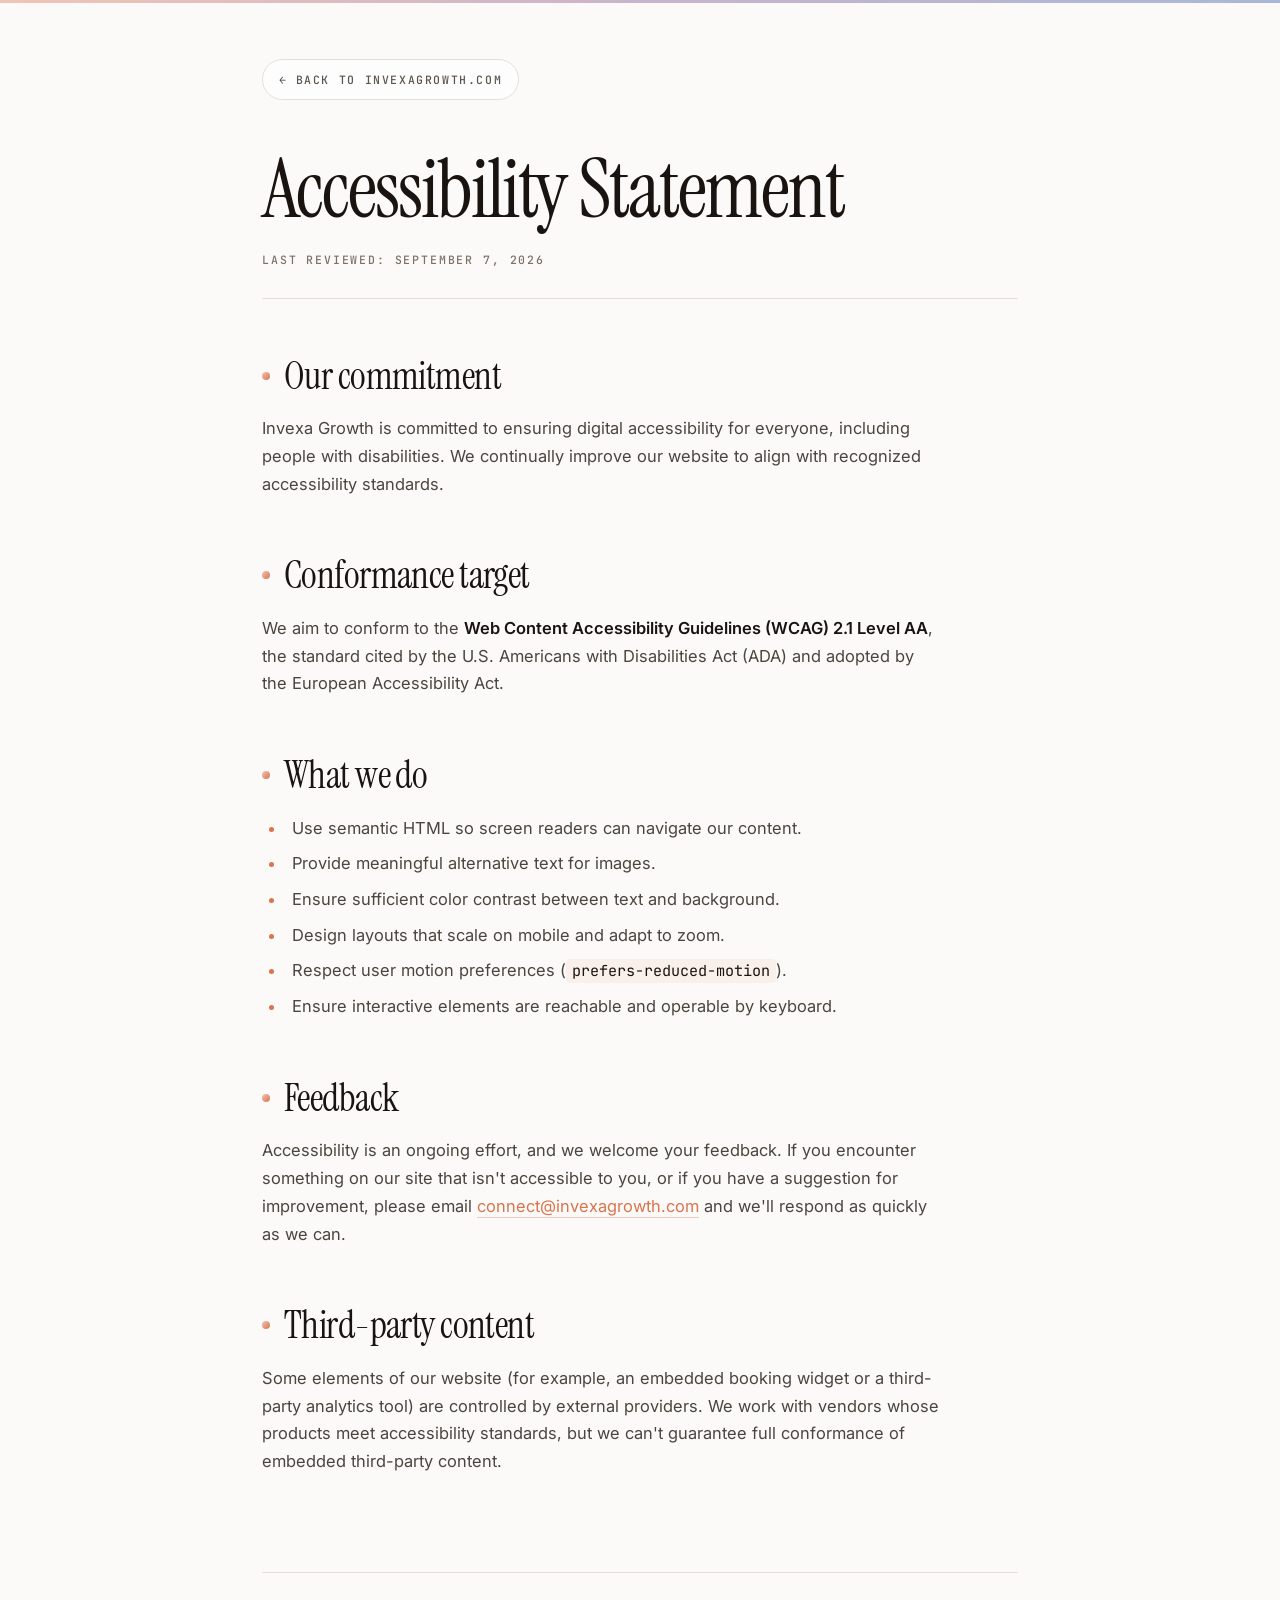
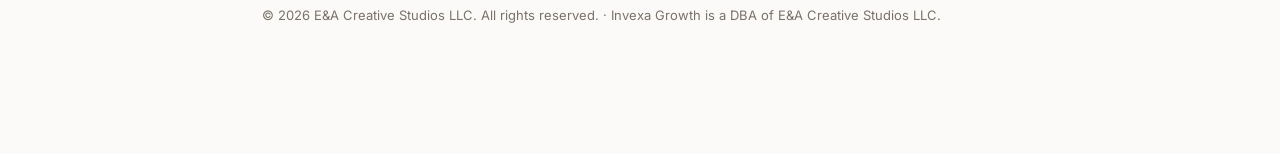
<file: accessibility.html>
<!DOCTYPE html>
<html lang="en">
<head>
  <meta charset="utf-8">
  <meta name="viewport" content="width=device-width, initial-scale=1.0">
  <title>Accessibility Statement · Invexa Growth</title>
  <link href="https://fonts.googleapis.com/css2?family=Instrument+Serif:ital@0;1&family=Inter:wght@400;500;600;700&family=JetBrains+Mono:wght@400;500&display=swap" rel="stylesheet">
  <link rel="stylesheet" href="_legal-shared.css">
</head>
<body>
  <div class="legal-wrap">
    <a href="/" class="legal-back"><span aria-hidden="true">←</span> Back to invexagrowth.com</a>
    <h1>Accessibility Statement</h1>
    <div class="legal-meta">Last reviewed: September 7, 2026</div>

    <h2>Our commitment</h2>
    <p>Invexa Growth is committed to ensuring digital accessibility for everyone, including people with disabilities. We continually improve our website to align with recognized accessibility standards.</p>

    <h2>Conformance target</h2>
    <p>We aim to conform to the <strong>Web Content Accessibility Guidelines (WCAG) 2.1 Level AA</strong>, the standard cited by the U.S. Americans with Disabilities Act (ADA) and adopted by the European Accessibility Act.</p>

    <h2>What we do</h2>
    <ul>
      <li>Use semantic HTML so screen readers can navigate our content.</li>
      <li>Provide meaningful alternative text for images.</li>
      <li>Ensure sufficient color contrast between text and background.</li>
      <li>Design layouts that scale on mobile and adapt to zoom.</li>
      <li>Respect user motion preferences (<code>prefers-reduced-motion</code>).</li>
      <li>Ensure interactive elements are reachable and operable by keyboard.</li>
    </ul>

    <h2>Feedback</h2>
    <p>Accessibility is an ongoing effort, and we welcome your feedback. If you encounter something on our site that isn't accessible to you, or if you have a suggestion for improvement, please email <a href="mailto:connect@invexagrowth.com">connect@invexagrowth.com</a> and we'll respond as quickly as we can.</p>

    <h2>Third-party content</h2>
    <p>Some elements of our website (for example, an embedded booking widget or a third-party analytics tool) are controlled by external providers. We work with vendors whose products meet accessibility standards, but we can't guarantee full conformance of embedded third-party content.</p>

    <div class="legal-footer">
      © 2026 E&amp;A Creative Studios LLC. All rights reserved. · Invexa Growth is a DBA of E&amp;A Creative Studios LLC.
    </div>
  </div>
</body>
</html>
</file>
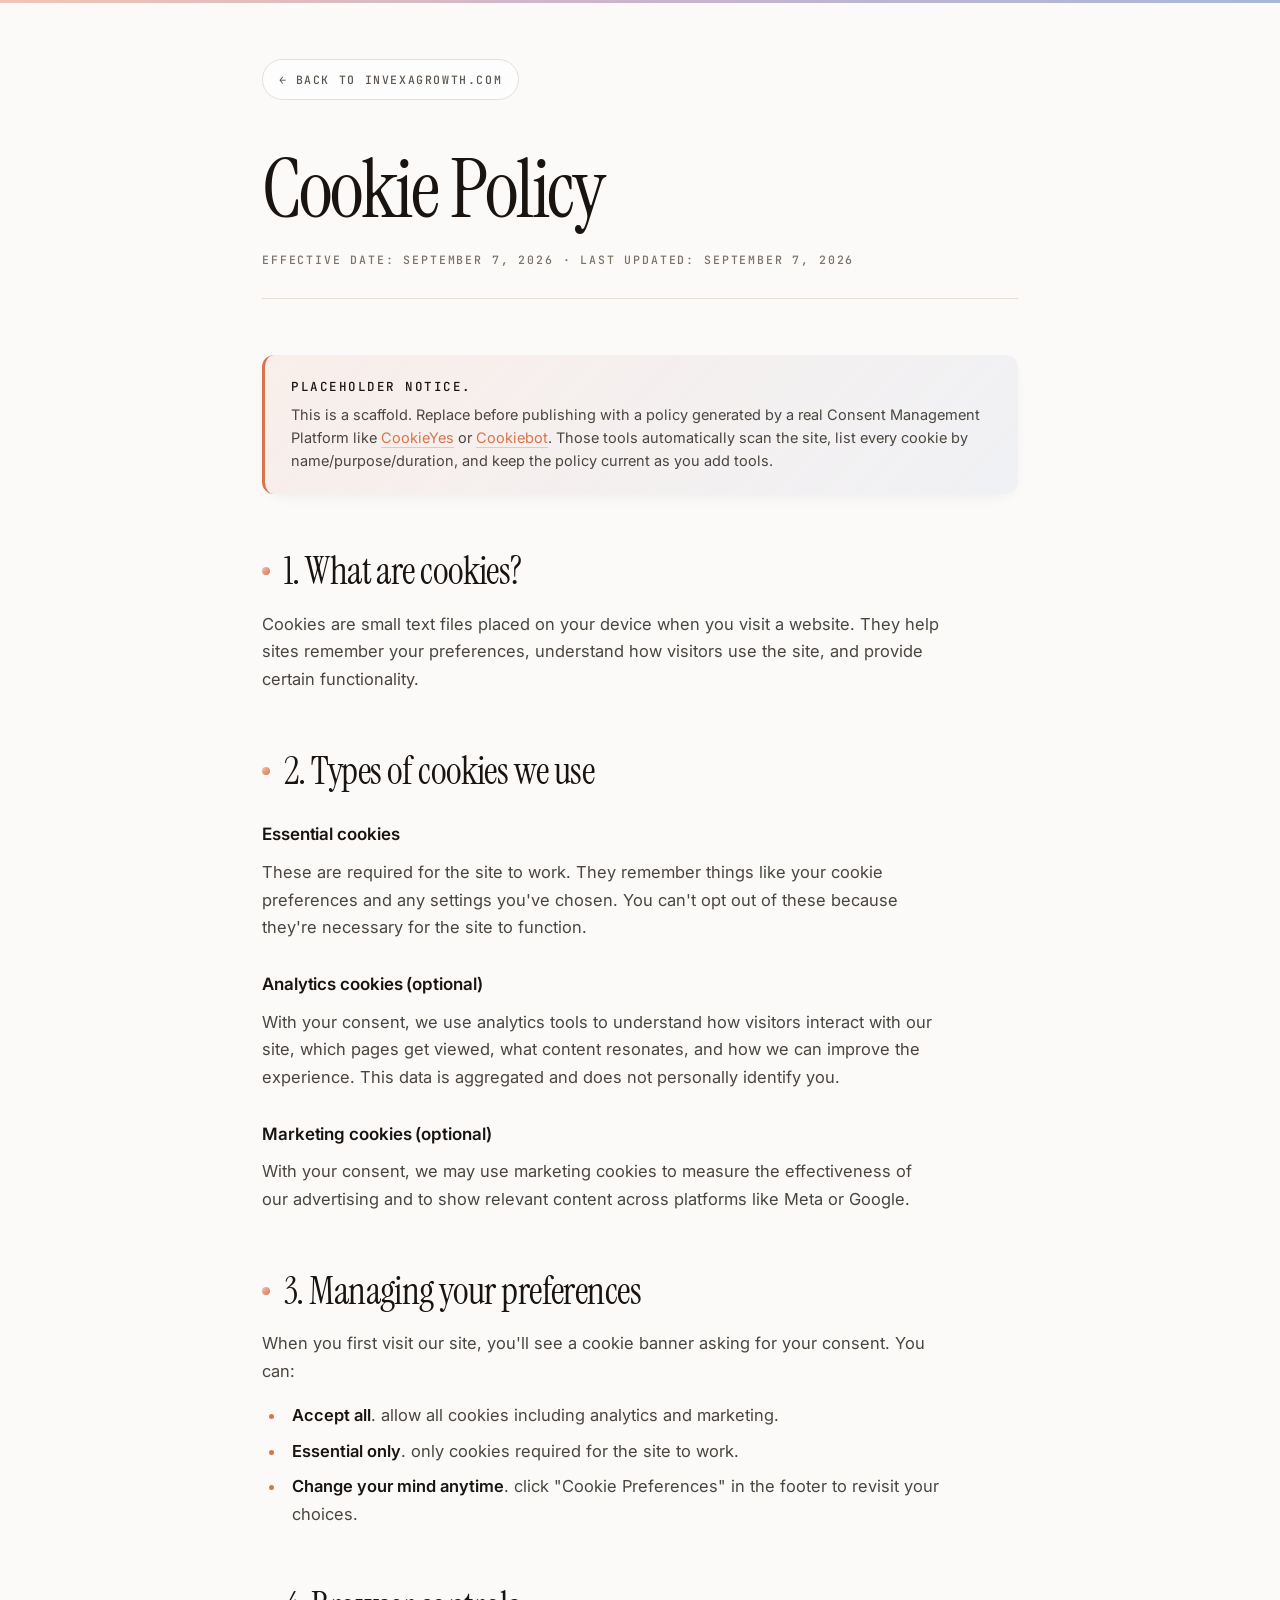
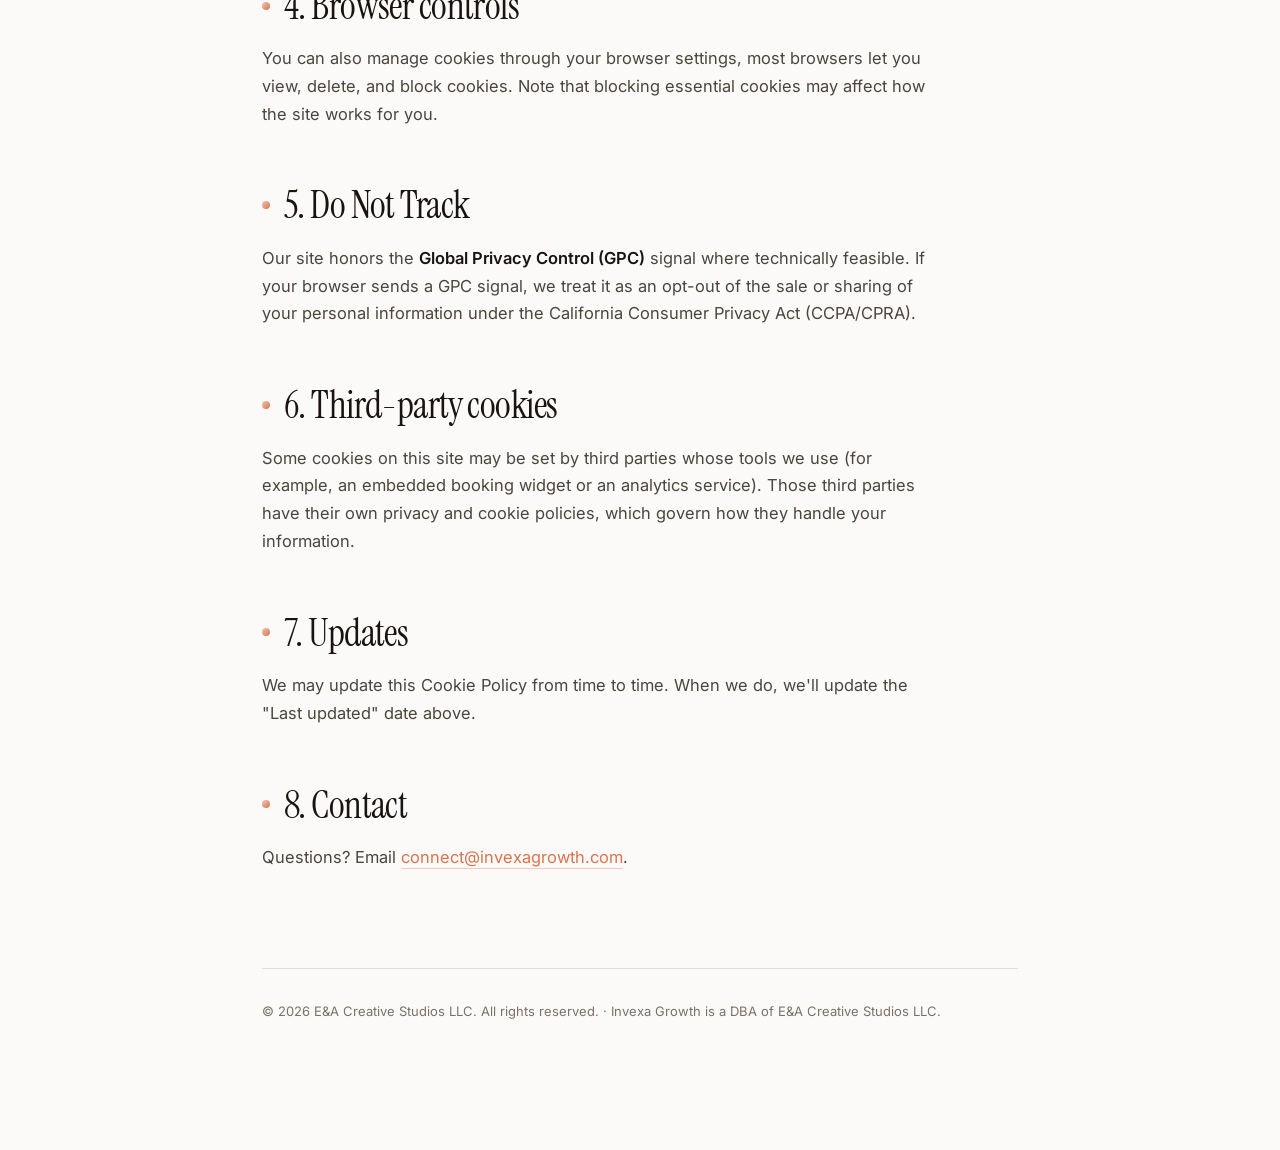
<file: cookies.html>
<!DOCTYPE html>
<html lang="en">
<head>
  <meta charset="utf-8">
  <meta name="viewport" content="width=device-width, initial-scale=1.0">
  <title>Cookie Policy · Invexa Growth</title>
  <link href="https://fonts.googleapis.com/css2?family=Instrument+Serif:ital@0;1&family=Inter:wght@400;500;600;700&family=JetBrains+Mono:wght@400;500&display=swap" rel="stylesheet">
  <link rel="stylesheet" href="_legal-shared.css">
</head>
<body>
  <div class="legal-wrap">
    <a href="/" class="legal-back"><span aria-hidden="true">←</span> Back to invexagrowth.com</a>
    <h1>Cookie Policy</h1>
    <div class="legal-meta">Effective date: September 7, 2026 · Last updated: September 7, 2026</div>

    <div class="placeholder-note">
      <strong>Placeholder notice.</strong> This is a scaffold. Replace before publishing with a policy generated by a real Consent Management Platform like <a href="https://www.cookieyes.com">CookieYes</a> or <a href="https://www.cookiebot.com">Cookiebot</a>. Those tools automatically scan the site, list every cookie by name/purpose/duration, and keep the policy current as you add tools.
    </div>

    <h2>1. What are cookies?</h2>
    <p>Cookies are small text files placed on your device when you visit a website. They help sites remember your preferences, understand how visitors use the site, and provide certain functionality.</p>

    <h2>2. Types of cookies we use</h2>

    <h3>Essential cookies</h3>
    <p>These are required for the site to work. They remember things like your cookie preferences and any settings you've chosen. You can't opt out of these because they're necessary for the site to function.</p>

    <h3>Analytics cookies (optional)</h3>
    <p>With your consent, we use analytics tools to understand how visitors interact with our site, which pages get viewed, what content resonates, and how we can improve the experience. This data is aggregated and does not personally identify you.</p>

    <h3>Marketing cookies (optional)</h3>
    <p>With your consent, we may use marketing cookies to measure the effectiveness of our advertising and to show relevant content across platforms like Meta or Google.</p>

    <h2>3. Managing your preferences</h2>
    <p>When you first visit our site, you'll see a cookie banner asking for your consent. You can:</p>
    <ul>
      <li><strong>Accept all</strong>. allow all cookies including analytics and marketing.</li>
      <li><strong>Essential only</strong>. only cookies required for the site to work.</li>
      <li><strong>Change your mind anytime</strong>. click "Cookie Preferences" in the footer to revisit your choices.</li>
    </ul>

    <h2>4. Browser controls</h2>
    <p>You can also manage cookies through your browser settings, most browsers let you view, delete, and block cookies. Note that blocking essential cookies may affect how the site works for you.</p>

    <h2>5. Do Not Track</h2>
    <p>Our site honors the <strong>Global Privacy Control (GPC)</strong> signal where technically feasible. If your browser sends a GPC signal, we treat it as an opt-out of the sale or sharing of your personal information under the California Consumer Privacy Act (CCPA/CPRA).</p>

    <h2>6. Third-party cookies</h2>
    <p>Some cookies on this site may be set by third parties whose tools we use (for example, an embedded booking widget or an analytics service). Those third parties have their own privacy and cookie policies, which govern how they handle your information.</p>

    <h2>7. Updates</h2>
    <p>We may update this Cookie Policy from time to time. When we do, we'll update the "Last updated" date above.</p>

    <h2>8. Contact</h2>
    <p>Questions? Email <a href="mailto:connect@invexagrowth.com">connect@invexagrowth.com</a>.</p>

    <div class="legal-footer">
      © 2026 E&amp;A Creative Studios LLC. All rights reserved. · Invexa Growth is a DBA of E&amp;A Creative Studios LLC.
    </div>
  </div>
</body>
</html>
</file>
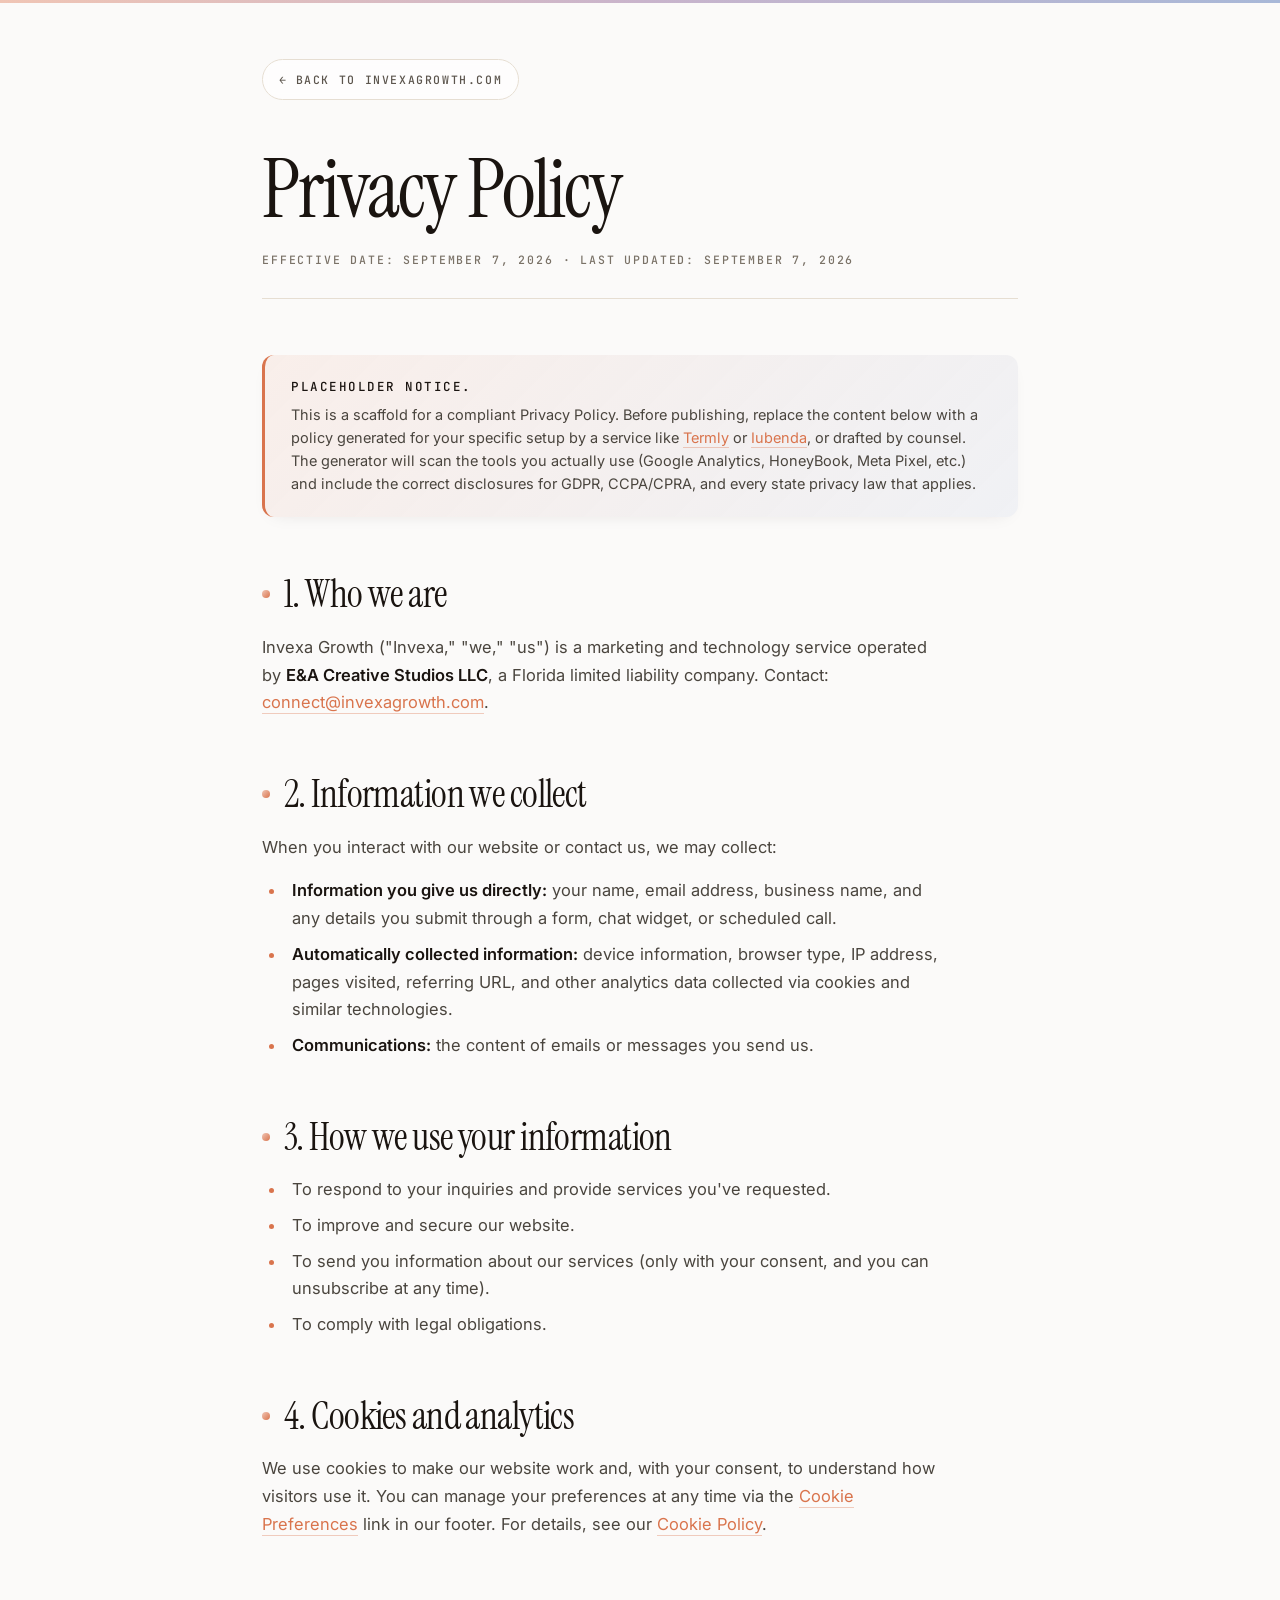
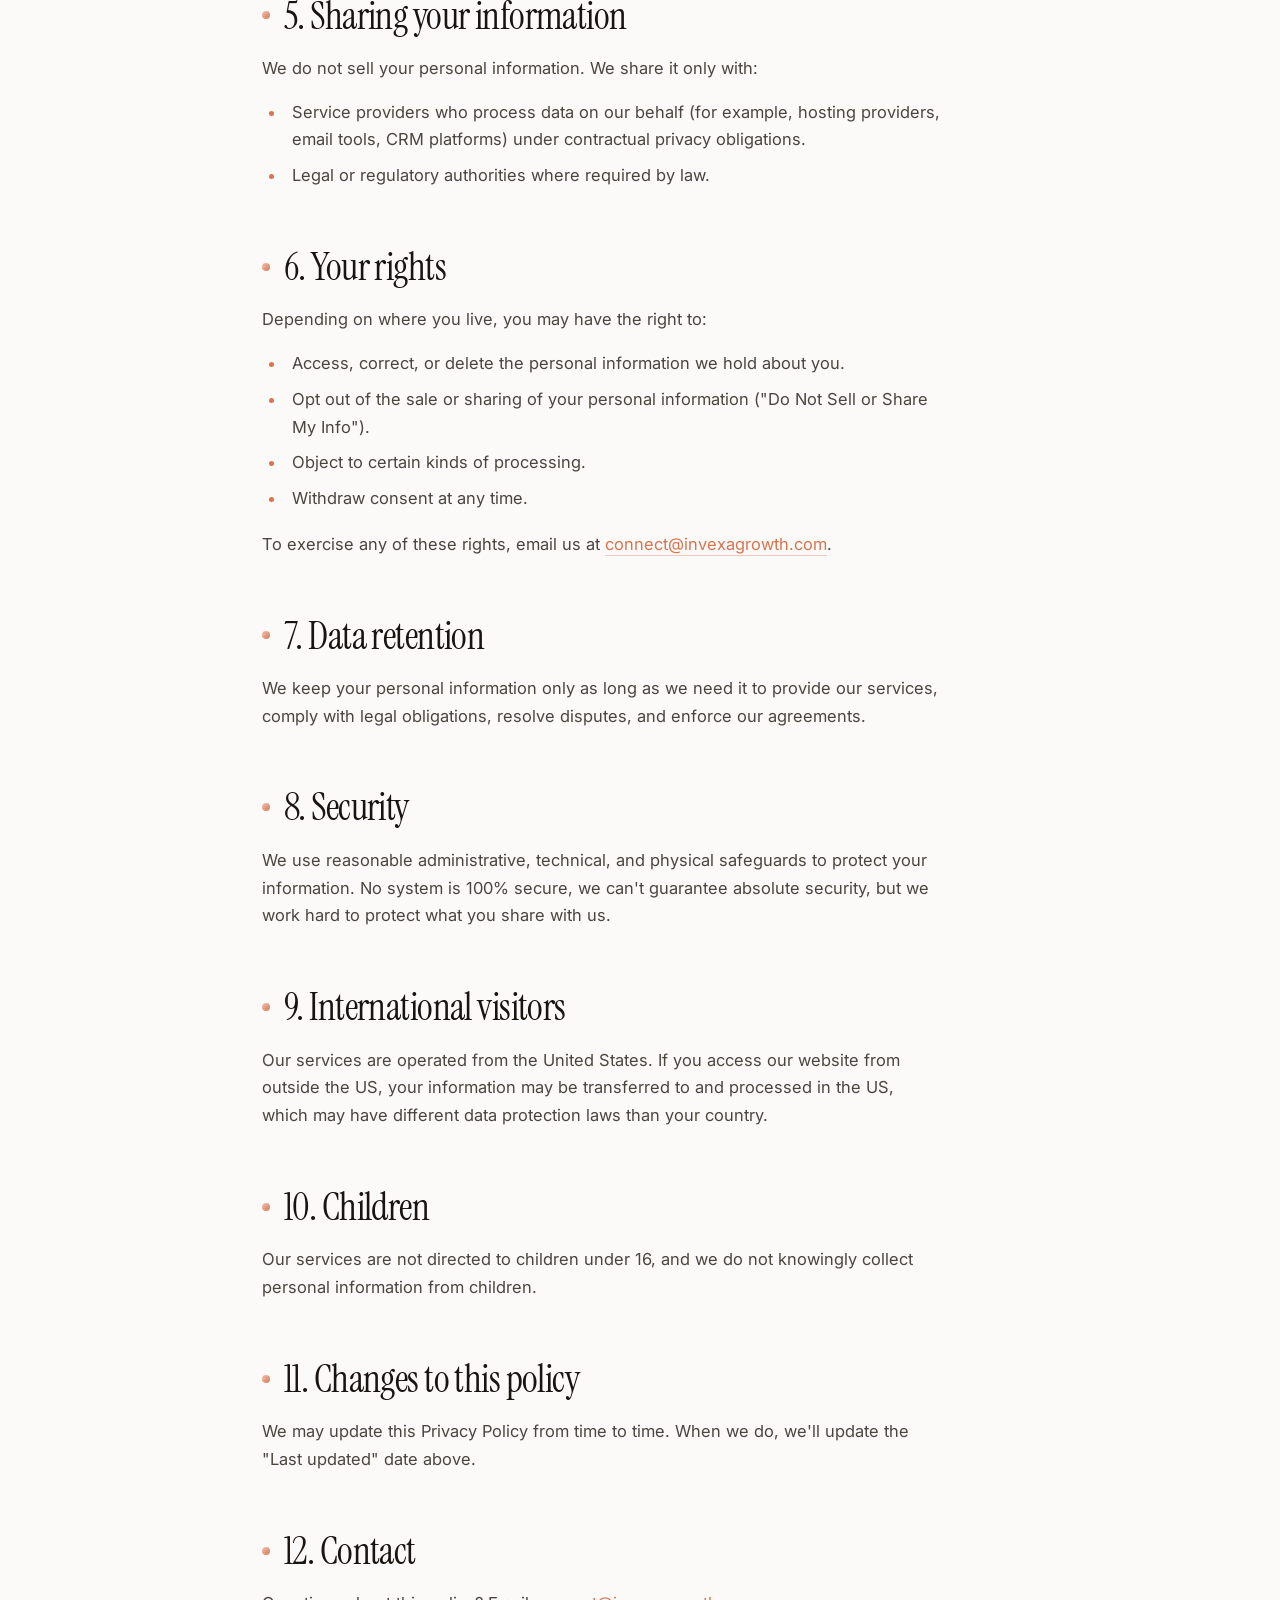
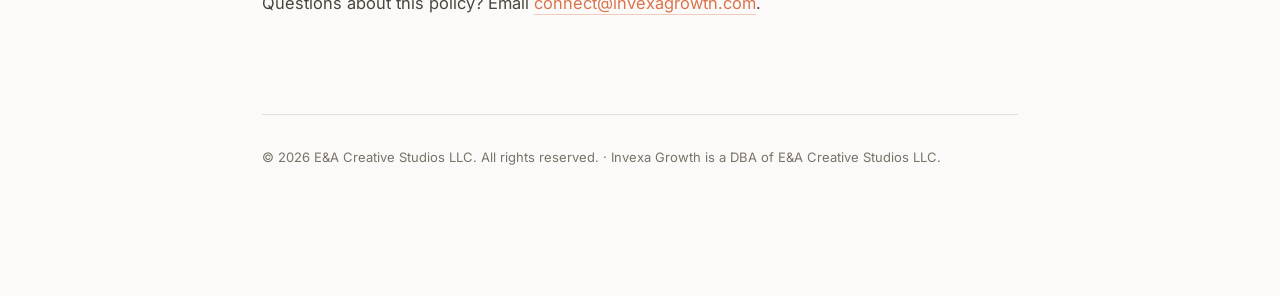
<file: privacy.html>
<!DOCTYPE html>
<html lang="en">
<head>
  <meta charset="utf-8">
  <meta name="viewport" content="width=device-width, initial-scale=1.0">
  <title>Privacy Policy · Invexa Growth</title>
  <link href="https://fonts.googleapis.com/css2?family=Instrument+Serif:ital@0;1&family=Inter:wght@400;500;600;700&family=JetBrains+Mono:wght@400;500&display=swap" rel="stylesheet">
  <link rel="stylesheet" href="_legal-shared.css">
</head>
<body>
  <div class="legal-wrap">
    <a href="/" class="legal-back"><span aria-hidden="true">←</span> Back to invexagrowth.com</a>
    <h1>Privacy Policy</h1>
    <div class="legal-meta">Effective date: September 7, 2026 · Last updated: September 7, 2026</div>

    <div class="placeholder-note">
      <strong>Placeholder notice.</strong> This is a scaffold for a compliant Privacy Policy. Before publishing, replace the content below with a policy generated for your specific setup by a service like <a href="https://termly.io">Termly</a> or <a href="https://www.iubenda.com">Iubenda</a>, or drafted by counsel. The generator will scan the tools you actually use (Google Analytics, HoneyBook, Meta Pixel, etc.) and include the correct disclosures for GDPR, CCPA/CPRA, and every state privacy law that applies.
    </div>

    <h2>1. Who we are</h2>
    <p>Invexa Growth ("Invexa," "we," "us") is a marketing and technology service operated by <strong>E&amp;A Creative Studios LLC</strong>, a Florida limited liability company. Contact: <a href="mailto:connect@invexagrowth.com">connect@invexagrowth.com</a>.</p>

    <h2>2. Information we collect</h2>
    <p>When you interact with our website or contact us, we may collect:</p>
    <ul>
      <li><strong>Information you give us directly:</strong> your name, email address, business name, and any details you submit through a form, chat widget, or scheduled call.</li>
      <li><strong>Automatically collected information:</strong> device information, browser type, IP address, pages visited, referring URL, and other analytics data collected via cookies and similar technologies.</li>
      <li><strong>Communications:</strong> the content of emails or messages you send us.</li>
    </ul>

    <h2>3. How we use your information</h2>
    <ul>
      <li>To respond to your inquiries and provide services you've requested.</li>
      <li>To improve and secure our website.</li>
      <li>To send you information about our services (only with your consent, and you can unsubscribe at any time).</li>
      <li>To comply with legal obligations.</li>
    </ul>

    <h2>4. Cookies and analytics</h2>
    <p>We use cookies to make our website work and, with your consent, to understand how visitors use it. You can manage your preferences at any time via the <a href="/#footer">Cookie Preferences</a> link in our footer. For details, see our <a href="/cookies.html">Cookie Policy</a>.</p>

    <h2>5. Sharing your information</h2>
    <p>We do not sell your personal information. We share it only with:</p>
    <ul>
      <li>Service providers who process data on our behalf (for example, hosting providers, email tools, CRM platforms) under contractual privacy obligations.</li>
      <li>Legal or regulatory authorities where required by law.</li>
    </ul>

    <h2>6. Your rights</h2>
    <p>Depending on where you live, you may have the right to:</p>
    <ul>
      <li>Access, correct, or delete the personal information we hold about you.</li>
      <li>Opt out of the sale or sharing of your personal information ("Do Not Sell or Share My Info").</li>
      <li>Object to certain kinds of processing.</li>
      <li>Withdraw consent at any time.</li>
    </ul>
    <p>To exercise any of these rights, email us at <a href="mailto:connect@invexagrowth.com">connect@invexagrowth.com</a>.</p>

    <h2>7. Data retention</h2>
    <p>We keep your personal information only as long as we need it to provide our services, comply with legal obligations, resolve disputes, and enforce our agreements.</p>

    <h2>8. Security</h2>
    <p>We use reasonable administrative, technical, and physical safeguards to protect your information. No system is 100% secure, we can't guarantee absolute security, but we work hard to protect what you share with us.</p>

    <h2>9. International visitors</h2>
    <p>Our services are operated from the United States. If you access our website from outside the US, your information may be transferred to and processed in the US, which may have different data protection laws than your country.</p>

    <h2>10. Children</h2>
    <p>Our services are not directed to children under 16, and we do not knowingly collect personal information from children.</p>

    <h2>11. Changes to this policy</h2>
    <p>We may update this Privacy Policy from time to time. When we do, we'll update the "Last updated" date above.</p>

    <h2>12. Contact</h2>
    <p>Questions about this policy? Email <a href="mailto:connect@invexagrowth.com">connect@invexagrowth.com</a>.</p>

    <div class="legal-footer">
      © 2026 E&amp;A Creative Studios LLC. All rights reserved. · Invexa Growth is a DBA of E&amp;A Creative Studios LLC.
    </div>
  </div>
</body>
</html>
</file>
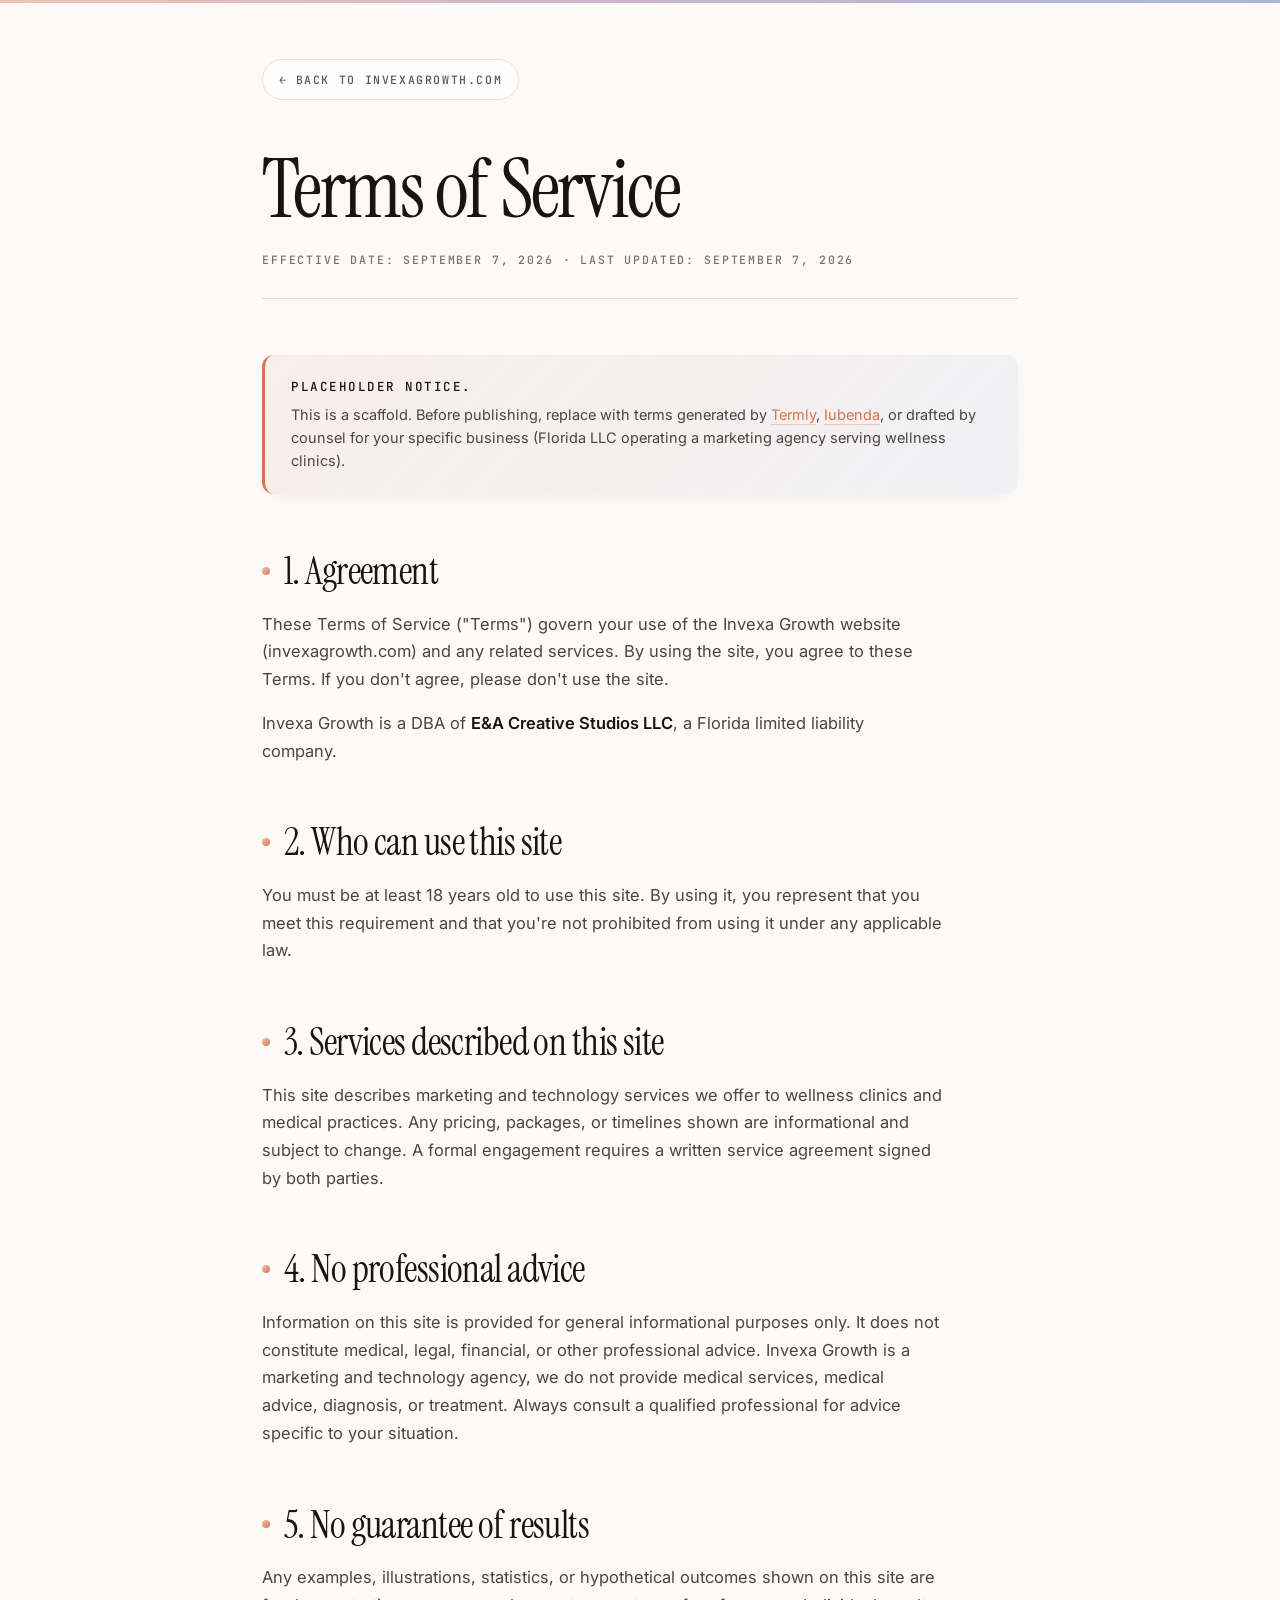
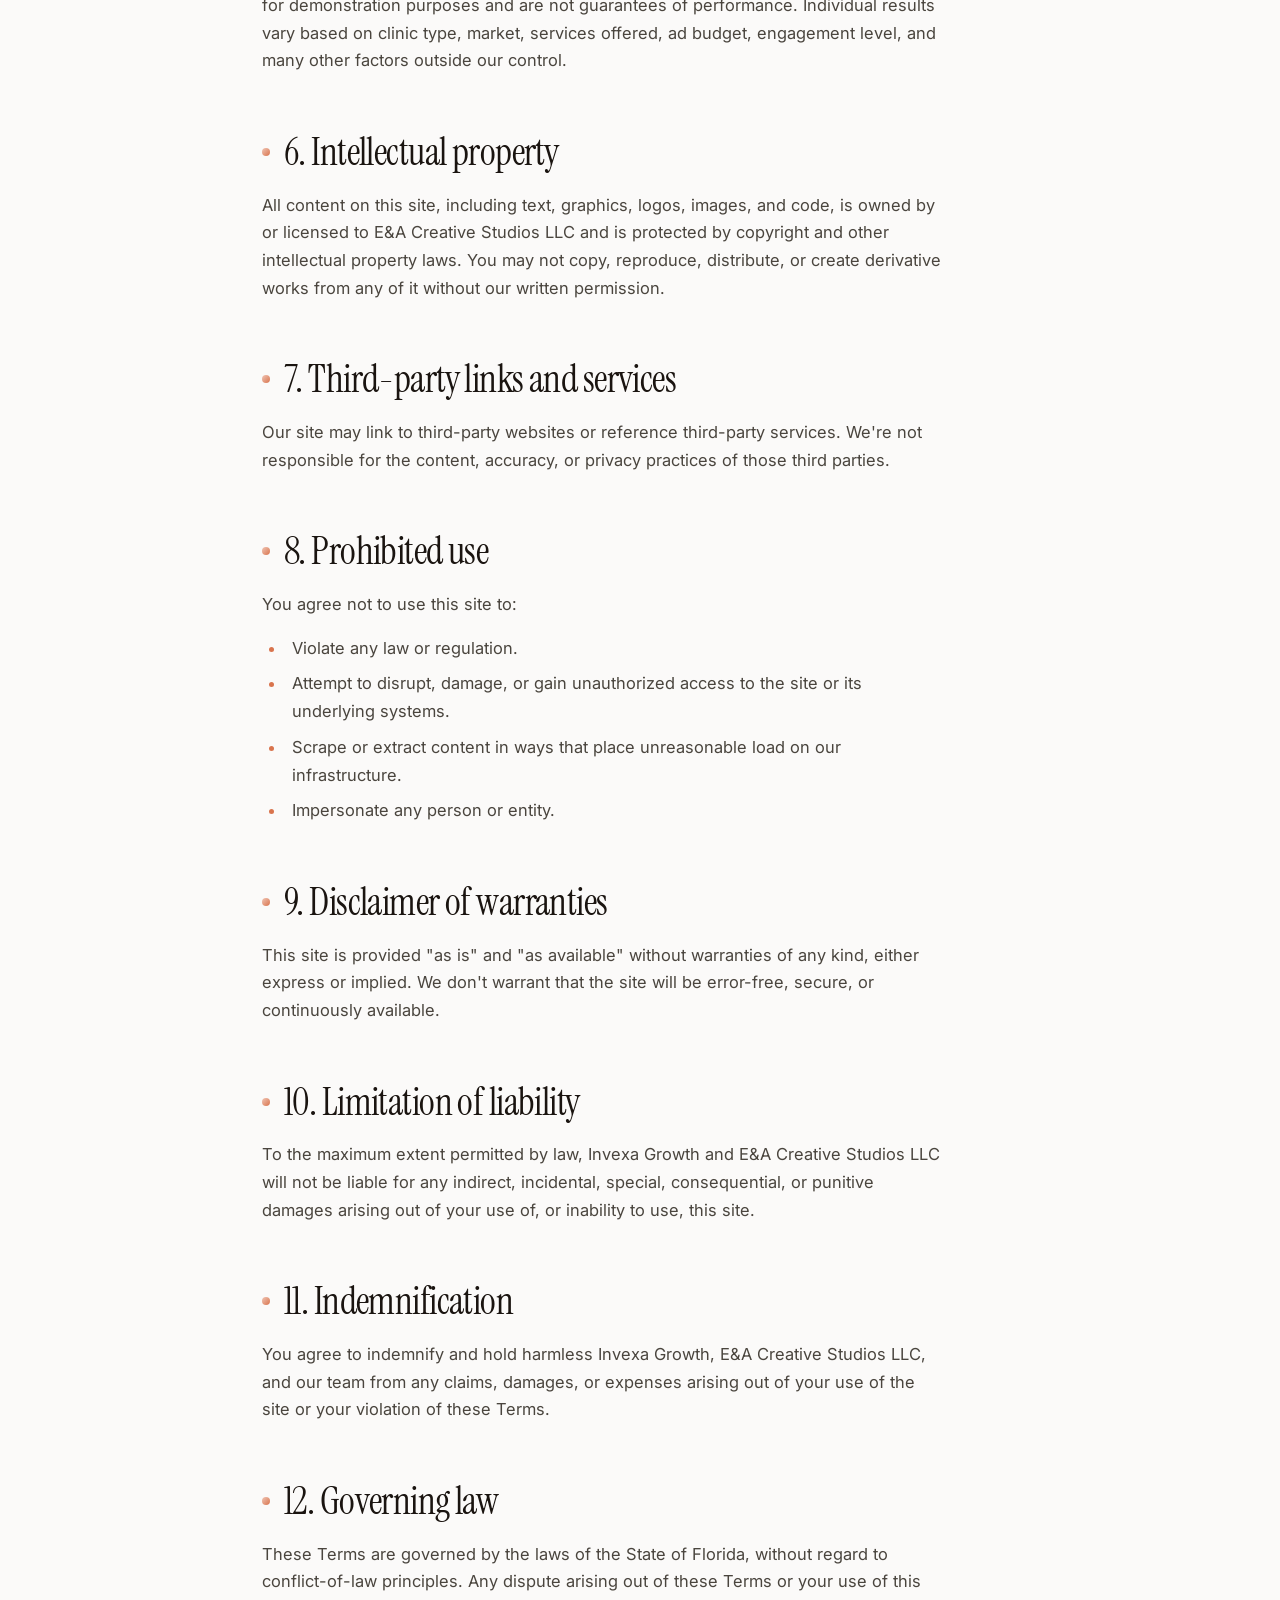
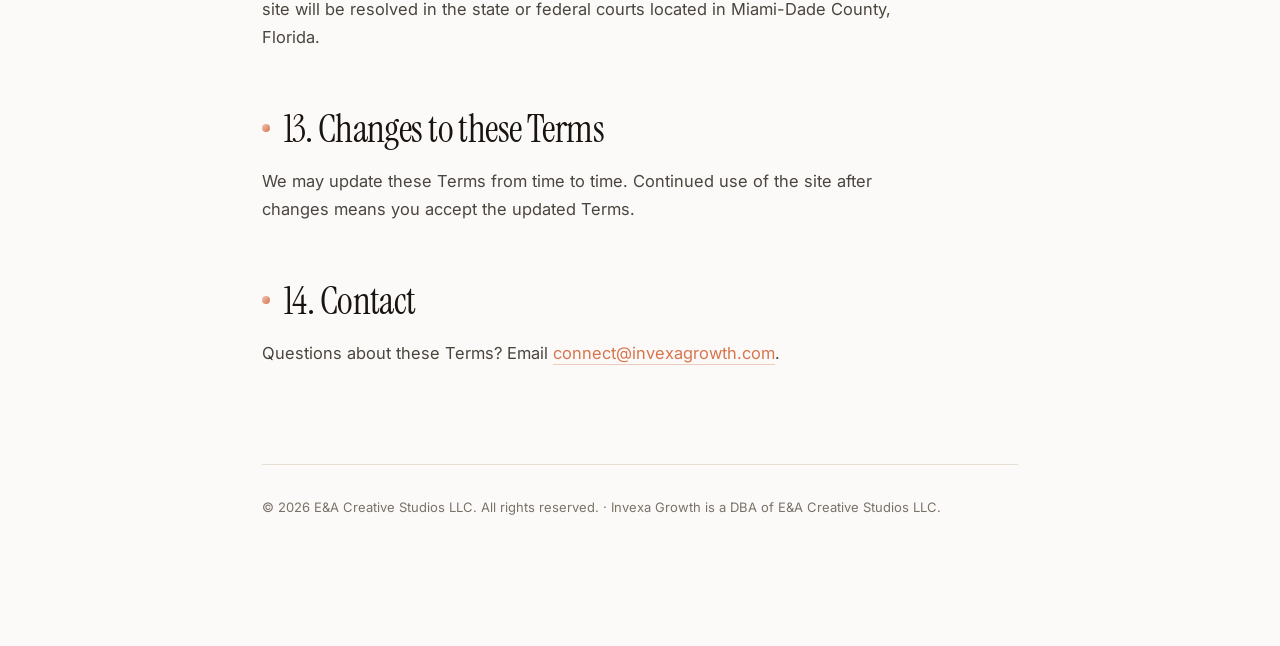
<file: terms.html>
<!DOCTYPE html>
<html lang="en">
<head>
  <meta charset="utf-8">
  <meta name="viewport" content="width=device-width, initial-scale=1.0">
  <title>Terms of Service · Invexa Growth</title>
  <link href="https://fonts.googleapis.com/css2?family=Instrument+Serif:ital@0;1&family=Inter:wght@400;500;600;700&family=JetBrains+Mono:wght@400;500&display=swap" rel="stylesheet">
  <link rel="stylesheet" href="_legal-shared.css">
</head>
<body>
  <div class="legal-wrap">
    <a href="/" class="legal-back"><span aria-hidden="true">←</span> Back to invexagrowth.com</a>
    <h1>Terms of Service</h1>
    <div class="legal-meta">Effective date: September 7, 2026 · Last updated: September 7, 2026</div>

    <div class="placeholder-note">
      <strong>Placeholder notice.</strong> This is a scaffold. Before publishing, replace with terms generated by <a href="https://termly.io">Termly</a>, <a href="https://www.iubenda.com">Iubenda</a>, or drafted by counsel for your specific business (Florida LLC operating a marketing agency serving wellness clinics).
    </div>

    <h2>1. Agreement</h2>
    <p>These Terms of Service ("Terms") govern your use of the Invexa Growth website (invexagrowth.com) and any related services. By using the site, you agree to these Terms. If you don't agree, please don't use the site.</p>
    <p>Invexa Growth is a DBA of <strong>E&amp;A Creative Studios LLC</strong>, a Florida limited liability company.</p>

    <h2>2. Who can use this site</h2>
    <p>You must be at least 18 years old to use this site. By using it, you represent that you meet this requirement and that you're not prohibited from using it under any applicable law.</p>

    <h2>3. Services described on this site</h2>
    <p>This site describes marketing and technology services we offer to wellness clinics and medical practices. Any pricing, packages, or timelines shown are informational and subject to change. A formal engagement requires a written service agreement signed by both parties.</p>

    <h2>4. No professional advice</h2>
    <p>Information on this site is provided for general informational purposes only. It does not constitute medical, legal, financial, or other professional advice. Invexa Growth is a marketing and technology agency, we do not provide medical services, medical advice, diagnosis, or treatment. Always consult a qualified professional for advice specific to your situation.</p>

    <h2>5. No guarantee of results</h2>
    <p>Any examples, illustrations, statistics, or hypothetical outcomes shown on this site are for demonstration purposes and are not guarantees of performance. Individual results vary based on clinic type, market, services offered, ad budget, engagement level, and many other factors outside our control.</p>

    <h2>6. Intellectual property</h2>
    <p>All content on this site, including text, graphics, logos, images, and code, is owned by or licensed to E&amp;A Creative Studios LLC and is protected by copyright and other intellectual property laws. You may not copy, reproduce, distribute, or create derivative works from any of it without our written permission.</p>

    <h2>7. Third-party links and services</h2>
    <p>Our site may link to third-party websites or reference third-party services. We're not responsible for the content, accuracy, or privacy practices of those third parties.</p>

    <h2>8. Prohibited use</h2>
    <p>You agree not to use this site to:</p>
    <ul>
      <li>Violate any law or regulation.</li>
      <li>Attempt to disrupt, damage, or gain unauthorized access to the site or its underlying systems.</li>
      <li>Scrape or extract content in ways that place unreasonable load on our infrastructure.</li>
      <li>Impersonate any person or entity.</li>
    </ul>

    <h2>9. Disclaimer of warranties</h2>
    <p>This site is provided "as is" and "as available" without warranties of any kind, either express or implied. We don't warrant that the site will be error-free, secure, or continuously available.</p>

    <h2>10. Limitation of liability</h2>
    <p>To the maximum extent permitted by law, Invexa Growth and E&amp;A Creative Studios LLC will not be liable for any indirect, incidental, special, consequential, or punitive damages arising out of your use of, or inability to use, this site.</p>

    <h2>11. Indemnification</h2>
    <p>You agree to indemnify and hold harmless Invexa Growth, E&amp;A Creative Studios LLC, and our team from any claims, damages, or expenses arising out of your use of the site or your violation of these Terms.</p>

    <h2>12. Governing law</h2>
    <p>These Terms are governed by the laws of the State of Florida, without regard to conflict-of-law principles. Any dispute arising out of these Terms or your use of this site will be resolved in the state or federal courts located in Miami-Dade County, Florida.</p>

    <h2>13. Changes to these Terms</h2>
    <p>We may update these Terms from time to time. Continued use of the site after changes means you accept the updated Terms.</p>

    <h2>14. Contact</h2>
    <p>Questions about these Terms? Email <a href="mailto:connect@invexagrowth.com">connect@invexagrowth.com</a>.</p>

    <div class="legal-footer">
      © 2026 E&amp;A Creative Studios LLC. All rights reserved. · Invexa Growth is a DBA of E&amp;A Creative Studios LLC.
    </div>
  </div>
</body>
</html>
</file>
<file: _legal-shared.css>
/* ============================================================
   INVEXA. Shared styling for legal pages
   Matches landing brand: Instrument Serif + Inter + JetBrains Mono,
   cream ground, peach accents, generous editorial rhythm.
   ============================================================ */

:root {
  --cream: #FBFAF9;
  --warm-white: #F7F4F0;
  --charcoal: #1a1410;
  --charcoal-2: #2a1f18;
  --ink: #241a13;
  --gray-400: #a89f92;
  --gray-500: #7a7267;
  --gray-600: #5c554d;
  --gray-700: #4a453e;
  --peach: #F0C5B5;
  --peach-2: #E29B7E;
  --peach-3: #D9744D;
  --soft-blue: #A8B8D8;
  --rule: #E6DED2;
  --rule-strong: #D8CDBB;
}

* { box-sizing: border-box; margin: 0; padding: 0; }
html {
  background: var(--cream);
  scroll-behavior: smooth;
  scroll-padding-top: 96px;
}
body {
  background: var(--cream);
  color: var(--charcoal);
  font-family: 'Inter', -apple-system, BlinkMacSystemFont, system-ui, sans-serif;
  font-size: 16.5px;
  line-height: 1.68;
  -webkit-font-smoothing: antialiased;
  -moz-osx-font-smoothing: grayscale;
}

/* ==================== Top brand bar ==================== */
body::before {
  content: '';
  display: block;
  height: 3px;
  background: linear-gradient(90deg, #F0C5B5 0%, #C9B4CC 50%, #A8B8D8 100%);
}

/* Auto-injected header via a wrapper element already in each page (.legal-wrap) */
.legal-wrap {
  max-width: 820px;
  margin: 0 auto;
  padding: 56px 32px 128px;
  position: relative;
}

.legal-back {
  display: inline-flex;
  align-items: center;
  gap: 8px;
  font-family: 'JetBrains Mono', ui-monospace, monospace;
  font-size: 11.5px;
  letter-spacing: 0.14em;
  text-transform: uppercase;
  color: var(--gray-600);
  font-weight: 500;
  text-decoration: none;
  padding: 10px 16px;
  border: 1px solid var(--rule);
  border-radius: 999px;
  background: rgba(255,255,255,0.65);
  backdrop-filter: blur(6px);
  transition: color 0.2s ease, border-color 0.2s ease, background 0.2s ease, transform 0.2s ease;
  margin-bottom: 48px;
}
.legal-back:hover {
  color: var(--peach-3);
  border-color: var(--peach-3);
  background: rgba(240, 197, 181, 0.12);
  transform: translateX(-2px);
}

/* ==================== Headings ==================== */
h1 {
  font-family: 'Instrument Serif', serif;
  font-size: clamp(46px, 7vw, 82px);
  line-height: 1.0;
  letter-spacing: -0.025em;
  font-weight: 400;
  color: var(--charcoal);
  margin-bottom: 20px;
}
h1 em, h1 i { color: var(--peach-3); font-style: italic; }

.legal-meta {
  font-family: 'JetBrains Mono', ui-monospace, monospace;
  font-size: 11.5px;
  letter-spacing: 0.16em;
  text-transform: uppercase;
  color: var(--gray-500);
  font-weight: 500;
  margin-bottom: 56px;
  padding-bottom: 28px;
  border-bottom: 1px solid var(--rule);
  display: flex;
  gap: 18px;
  flex-wrap: wrap;
}

h2 {
  font-family: 'Instrument Serif', serif;
  font-size: clamp(28px, 3.4vw, 38px);
  line-height: 1.12;
  letter-spacing: -0.015em;
  font-weight: 400;
  margin: 56px 0 18px;
  color: var(--charcoal);
  position: relative;
  padding-left: 22px;
}
h2::before {
  content: '';
  position: absolute;
  left: 0; top: 0.55em;
  width: 8px; height: 8px;
  border-radius: 50%;
  background: linear-gradient(135deg, var(--peach) 0%, var(--peach-3) 100%);
  transform: translateY(-50%);
}

h3 {
  font-family: 'Inter', sans-serif;
  font-size: 17px;
  font-weight: 600;
  letter-spacing: -0.005em;
  margin: 28px 0 10px;
  color: var(--charcoal);
}

/* ==================== Body content ==================== */
p {
  color: var(--gray-700);
  margin-bottom: 16px;
  max-width: 68ch;
}

ul, ol {
  color: var(--gray-700);
  margin: 0 0 18px 0;
  padding-left: 24px;
  max-width: 68ch;
}
li {
  margin-bottom: 8px;
  padding-left: 6px;
}
ul li::marker { color: var(--peach-3); }
ol li::marker { color: var(--peach-3); font-weight: 600; }

strong { color: var(--charcoal); font-weight: 600; }

a {
  color: var(--peach-3);
  text-decoration: none;
  border-bottom: 1px solid rgba(217, 116, 77, 0.35);
  padding-bottom: 1px;
  transition: color 0.15s ease, border-color 0.15s ease;
}
a:hover {
  color: var(--peach-2);
  border-color: var(--peach-2);
}

code {
  font-family: 'JetBrains Mono', ui-monospace, monospace;
  font-size: 0.92em;
  background: rgba(240, 197, 181, 0.20);
  color: var(--charcoal);
  padding: 2px 6px;
  border-radius: 4px;
}

/* ==================== Placeholder banner ==================== */
.placeholder-note {
  background: linear-gradient(135deg, rgba(240, 197, 181, 0.22) 0%, rgba(168, 184, 216, 0.14) 100%);
  border-left: 3px solid var(--peach-3);
  padding: 22px 26px;
  margin: 32px 0 48px;
  border-radius: 12px;
  font-size: 14.5px;
  line-height: 1.6;
  color: var(--gray-700);
  box-shadow: 0 6px 18px -12px rgba(40, 30, 25, 0.15);
}
.placeholder-note strong { color: var(--charcoal); display: block; margin-bottom: 6px; font-size: 12.5px; letter-spacing: 0.12em; text-transform: uppercase; font-family: 'JetBrains Mono', monospace; font-weight: 500; }
.placeholder-note a { color: var(--peach-3); }

/* ==================== Footer ==================== */
.legal-footer {
  margin-top: 96px;
  padding-top: 32px;
  border-top: 1px solid var(--rule);
  font-size: 13px;
  color: var(--gray-500);
  line-height: 1.6;
  display: flex;
  justify-content: space-between;
  gap: 24px;
  flex-wrap: wrap;
}
.legal-footer a {
  color: var(--gray-600);
  border-bottom: none;
}
.legal-footer a:hover { color: var(--peach-3); }

/* ==================== Mobile ==================== */
@media (max-width: 640px) {
  .legal-wrap { padding: 36px 22px 96px; }
  h1 { font-size: 40px; }
  h2 { font-size: 26px; padding-left: 18px; margin-top: 44px; }
  h2::before { width: 6px; height: 6px; }
  p, ul, ol { max-width: none; }
  .legal-meta { flex-direction: column; gap: 6px; margin-bottom: 40px; }
}
</file>
